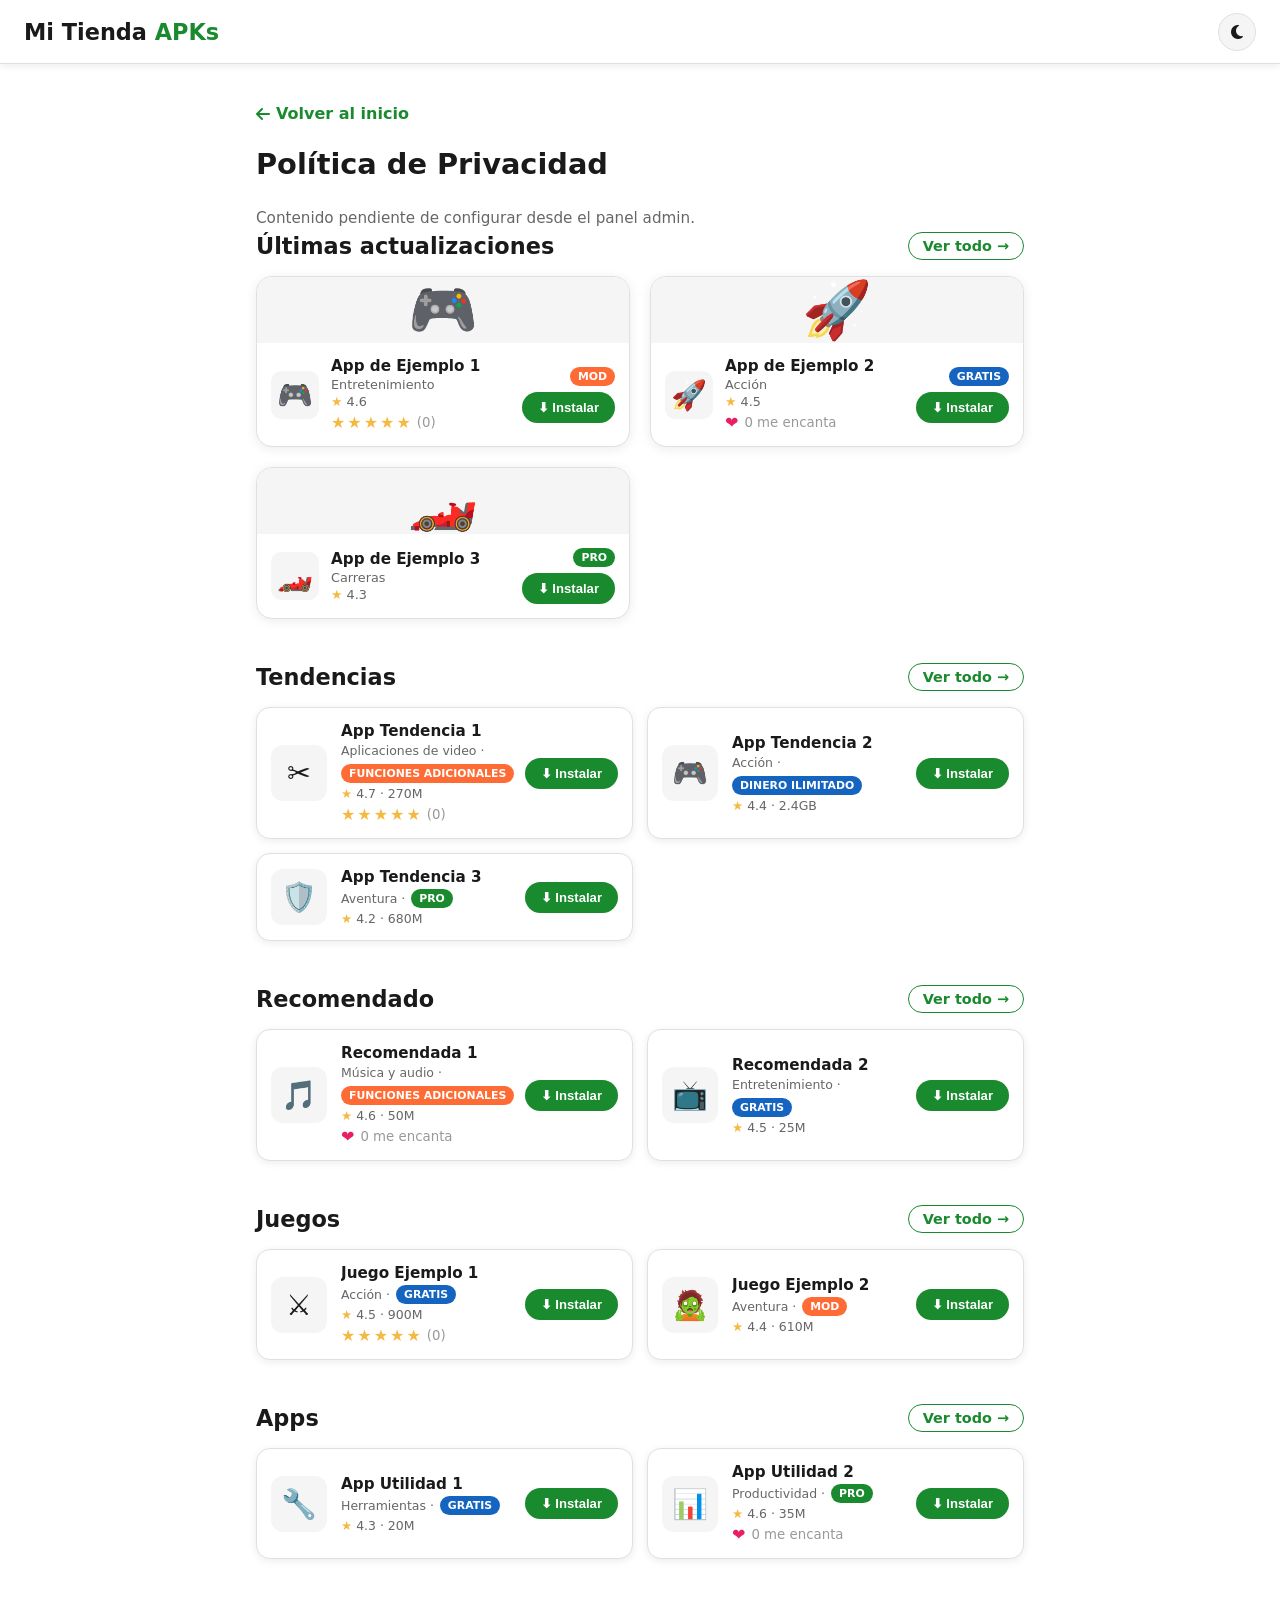
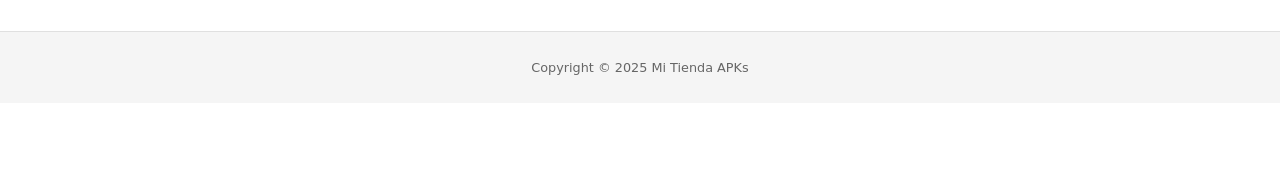
<file: cookies.html>
<!DOCTYPE html>
<html lang="es">
<head>
  <meta charset="UTF-8"/>
  <meta name="viewport" content="width=device-width, initial-scale=1.0"/>
  <title>COOKIES</title>
  <link rel="stylesheet" href="style.css"/>
  <link rel="stylesheet" href="https://cdnjs.cloudflare.com/ajax/libs/font-awesome/6.5.0/css/all.min.css"/>
</head>
<body>
  <header class="navbar">
    <div class="navbar-left">
      <span class="logo-text" id="site-name">Mi Tienda <span class="logo-accent">APKs</span></span>
    </div>
    <div class="navbar-right">
      <button class="btn-theme" onclick="toggleTheme()"><i class="fas fa-moon" id="theme-icon"></i></button>
    </div>
  </header>
  <main class="container" style="max-width:800px;padding-top:40px;">
    <a href="index.html" style="color:var(--primary);font-weight:600;display:inline-flex;align-items:center;gap:6px;margin-bottom:24px;text-decoration:none;">
      <i class="fas fa-arrow-left"></i> Volver al inicio
    </a>
    <h1 style="font-size:1.8rem;font-weight:800;margin-bottom:24px;color:var(--text)">Política de Privacidad</h1>
    <div id="legal-content" style="color:var(--text-secondary);line-height:1.8;font-size:0.95rem;white-space:pre-line;"></div>
  </main>
  <footer class="footer">
    <p class="footer-copy" id="footer-copy">Copyright © 2025 Mi Tienda APKs</p>
  </footer>
  <script src="app.js"></script>
  <script>
    document.addEventListener("DOMContentLoaded", () => {
      const data = JSON.parse(localStorage.getItem("tiendaData") || "{}");
      const content = document.getElementById("legal-content");
      content.textContent = data.legalCookies || "Contenido pendiente de configurar desde el panel admin.";
      const fc = document.getElementById("footer-copy");
      if (fc && data.footerCopy) fc.textContent = data.footerCopy;
    });
  </script>
</body>
</html>
</file>
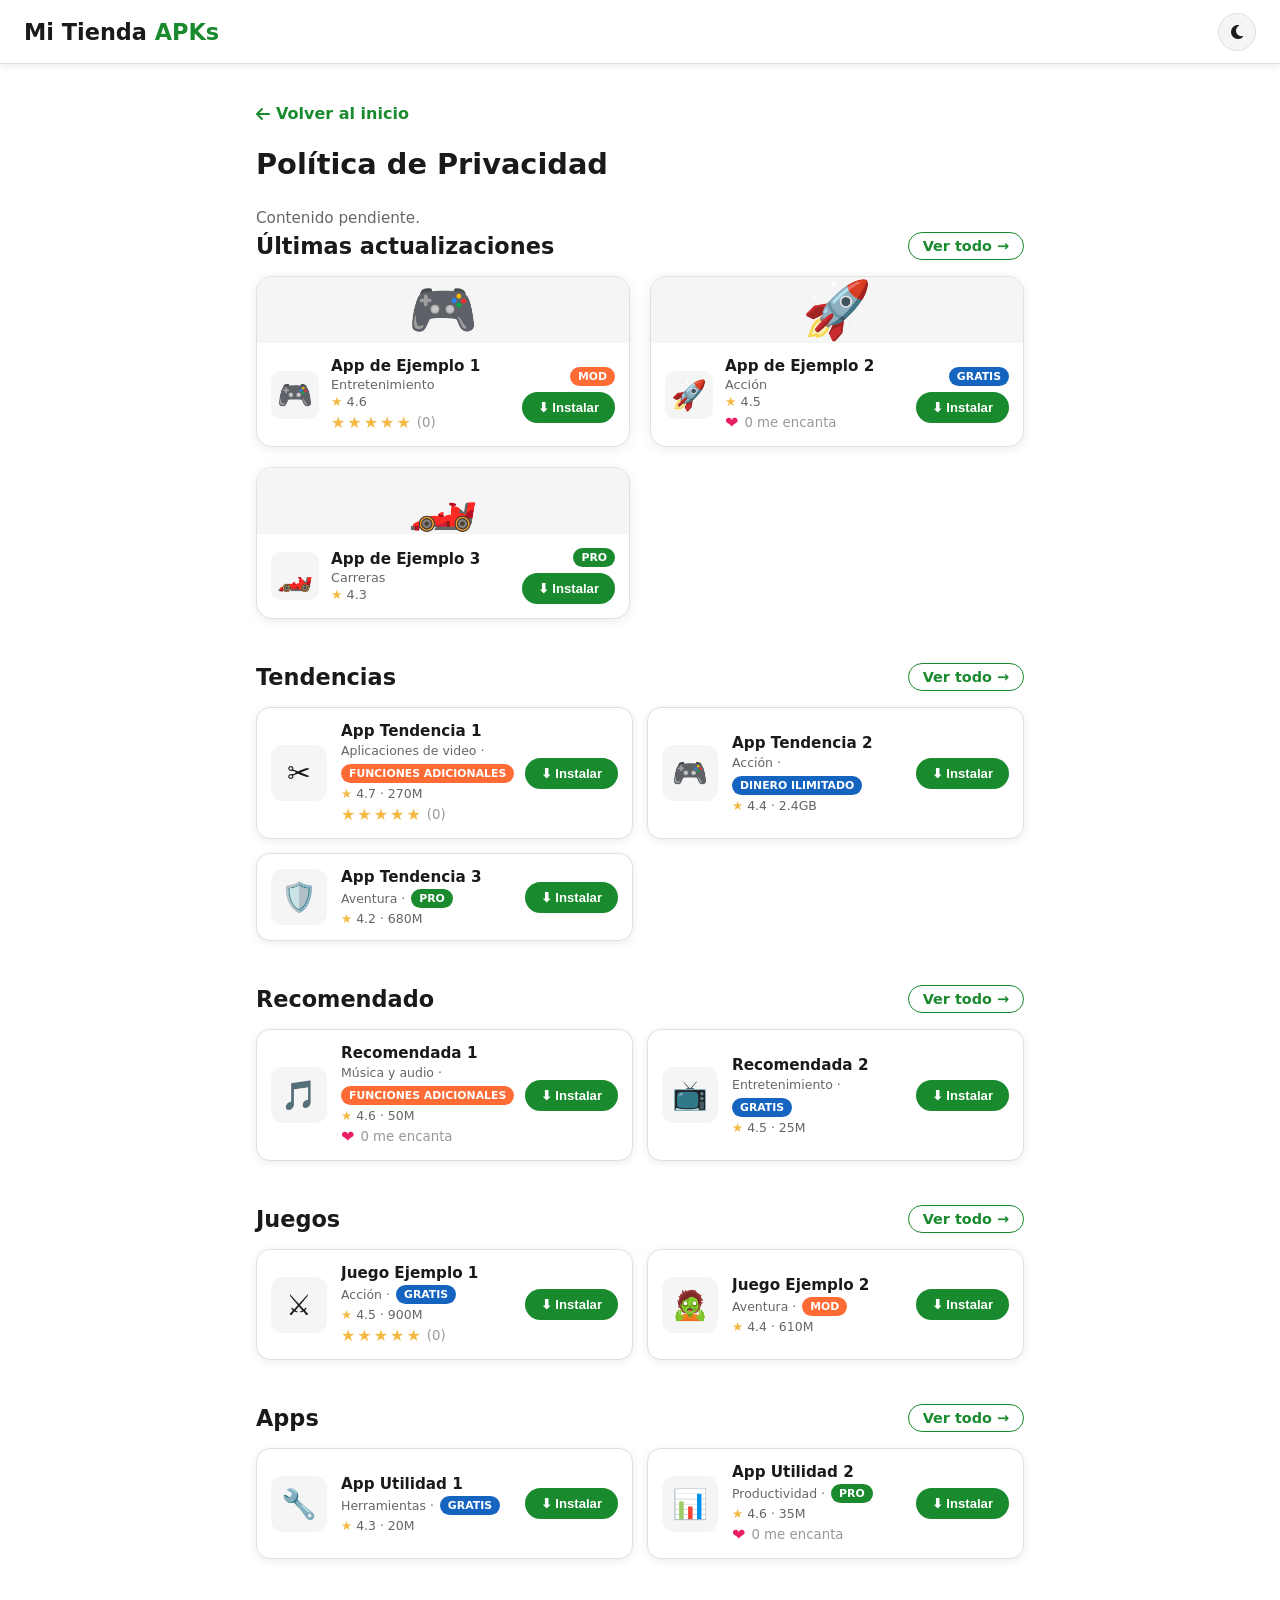
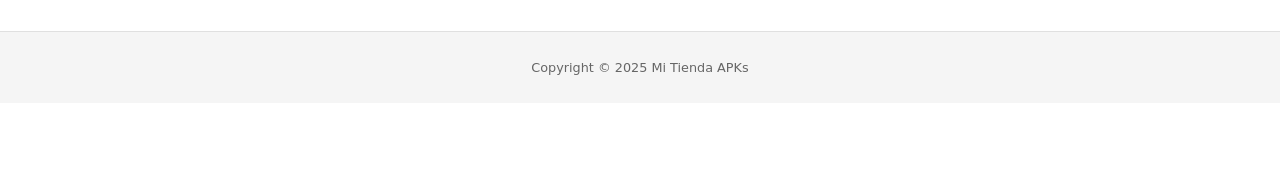
<file: dmca.html>
<!DOCTYPE html>
<html lang="es">
<head>
  <meta charset="UTF-8"/>
  <meta name="viewport" content="width=device-width, initial-scale=1.0"/>
  <title>DMCA</title>
  <link rel="stylesheet" href="style.css"/>
  <link rel="stylesheet" href="https://cdnjs.cloudflare.com/ajax/libs/font-awesome/6.5.0/css/all.min.css"/>
</head>
<body>
  <header class="navbar">
    <div class="navbar-left">
      <span class="logo-text" id="site-name">Mi Tienda <span class="logo-accent">APKs</span></span>
    </div>
    <div class="navbar-right">
      <button class="btn-theme" onclick="toggleTheme()"><i class="fas fa-moon" id="theme-icon"></i></button>
    </div>
  </header>
  <main class="container" style="max-width:800px;padding-top:40px;">
    <a href="index.html" style="color:var(--primary);font-weight:600;display:inline-flex;align-items:center;gap:6px;margin-bottom:24px;text-decoration:none;">
      <i class="fas fa-arrow-left"></i> Volver al inicio
    </a>
    <h1 style="font-size:1.8rem;font-weight:800;margin-bottom:24px;color:var(--text)">Política de Privacidad</h1>
    <div id="legal-content" style="color:var(--text-secondary);line-height:1.8;font-size:0.95rem;white-space:pre-line;"></div>
  </main>
  <footer class="footer">
    <p class="footer-copy" id="footer-copy">Copyright © 2025 Mi Tienda APKs</p>
  </footer>
  <script src="app.js"></script>
  <script>
    document.addEventListener("DOMContentLoaded", () => {
      const data = JSON.parse(localStorage.getItem("tiendaData") || "{}");
      const content = document.getElementById("legal-content");
      content.textContent = data.legalDmca || "Contenido pendiente.";
      const fc = document.getElementById("footer-copy");
      if (fc && data.footerCopy) fc.textContent = data.footerCopy;
    });
  </script>
</body>
</html>
</file>
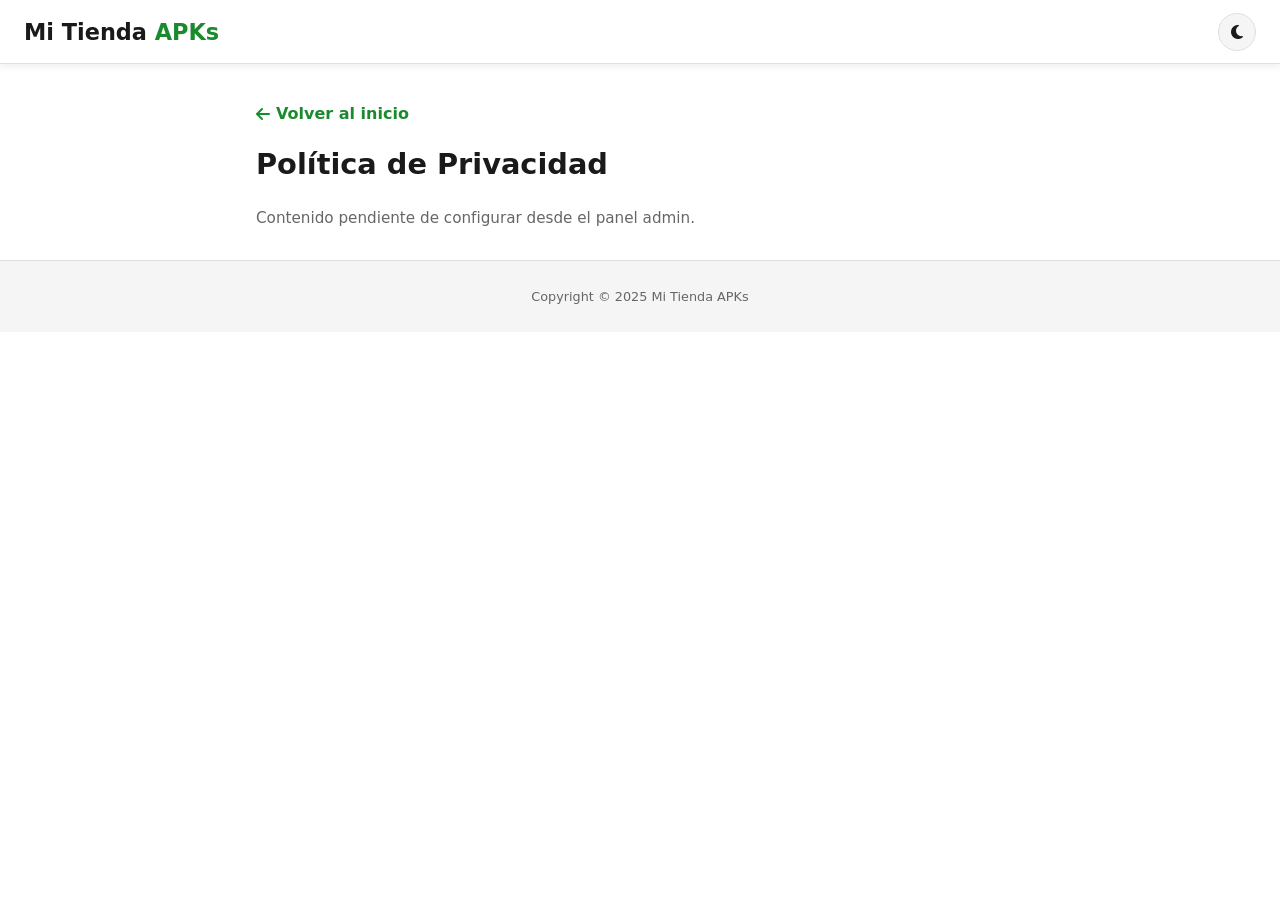
<file: privacidad.html>
<!DOCTYPE html>
<html lang="es">
<head>
  <meta charset="UTF-8"/>
  <meta name="viewport" content="width=device-width, initial-scale=1.0"/>
  <title>Política de Privacidad</title>
  <link rel="stylesheet" href="style.css"/>
  <link rel="stylesheet" href="https://cdnjs.cloudflare.com/ajax/libs/font-awesome/6.5.0/css/all.min.css"/>
</head>
<body>
  <header class="navbar">
    <div class="navbar-left">
      <span class="logo-text" id="site-name">Mi Tienda <span class="logo-accent">APKs</span></span>
    </div>
    <div class="navbar-right">
      <button class="btn-theme" onclick="toggleTheme()"><i class="fas fa-moon" id="theme-icon"></i></button>
    </div>
  </header>
  <main class="container" style="max-width:800px;padding-top:40px;">
    <a href="index.html" style="color:var(--primary);font-weight:600;display:inline-flex;align-items:center;gap:6px;margin-bottom:24px;text-decoration:none;">
      <i class="fas fa-arrow-left"></i> Volver al inicio
    </a>
    <h1 style="font-size:1.8rem;font-weight:800;margin-bottom:24px;color:var(--text)">Política de Privacidad</h1>
    <div id="legal-content" style="color:var(--text-secondary);line-height:1.8;font-size:0.95rem;white-space:pre-line;"></div>
  </main>
  <footer class="footer">
    <p class="footer-copy" id="footer-copy">Copyright © 2025 Mi Tienda APKs</p>
  </footer>
  
  <script>
  document.addEventListener("DOMContentLoaded", () => {
    const data = JSON.parse(localStorage.getItem("tiendaData") || "{}");
    const content = document.getElementById("legal-content");
    content.textContent = data.legalPrivacidad || "Contenido pendiente de configurar desde el panel admin.";
    const fc = document.getElementById("footer-copy");
    if (fc && data.footerCopy) fc.textContent = data.footerCopy;
    const nameEl = document.getElementById("site-name");
    if (nameEl && data.siteName) {
      const parts = data.siteName.split(" ");
      const last  = parts.pop();
      nameEl.innerHTML = parts.join(" ") + ' <span class="logo-accent">' + last + "</span>";
    }
    if (localStorage.getItem("theme") === "dark") {
      document.body.classList.add("dark-mode");
      const icon = document.getElementById("theme-icon");
      if (icon) icon.className = "fas fa-sun";
    }
  });
  function toggleTheme() {
    document.body.classList.toggle("dark-mode");
    const icon = document.getElementById("theme-icon");
    if (icon) icon.className = document.body.classList.contains("dark-mode") ? "fas fa-sun" : "fas fa-moon";
    localStorage.setItem("theme", document.body.classList.contains("dark-mode") ? "dark" : "light");
  }
</script>
</body>
</html>
</file>
<file: style.css>
/* ===========================
   VARIABLES BASE
=========================== */
:root {
  --primary: #1a8a2e;
  --primary-dark: #146e24;
  --primary-light: #e8f5e9;
  --accent: #34c759;
  --bg: #ffffff;
  --bg-secondary: #f5f5f5;
  --text: #1a1a1a;
  --text-secondary: #666666;
  --card-bg: #ffffff;
  --border: #e0e0e0;
  --navbar-bg: #ffffff;
  --footer-bg: #f5f5f5;
  --banner-bg: #1a8a2e;
  --banner-text: #ffffff;
  --shadow: rgba(0,0,0,0.08);
}

/* MODO OSCURO */
body.dark-mode {
  --bg: #121212;
  --bg-secondary: #1e1e1e;
  --text: #f0f0f0;
  --text-secondary: #aaaaaa;
  --card-bg: #1e1e1e;
  --border: #333333;
  --navbar-bg: #1a1a1a;
  --footer-bg: #1a1a1a;
  --shadow: rgba(0,0,0,0.3);
  --primary-light: #1a2e1a;
}

/* ===========================
   65 TEMAS DE COLOR
=========================== */
body.theme-green       { --primary:#1a8a2e; --primary-dark:#146e24; --accent:#34c759;   --banner-bg:#1a8a2e; --primary-light:#e8f5e9; }
body.theme-blue        { --primary:#1565c0; --primary-dark:#0d47a1; --accent:#42a5f5;   --banner-bg:#1565c0; --primary-light:#e3f2fd; }
body.theme-red         { --primary:#c62828; --primary-dark:#b71c1c; --accent:#ef5350;   --banner-bg:#c62828; --primary-light:#ffebee; }
body.theme-purple      { --primary:#6a1b9a; --primary-dark:#4a148c; --accent:#ab47bc;   --banner-bg:#6a1b9a; --primary-light:#f3e5f5; }
body.theme-orange      { --primary:#e65100; --primary-dark:#bf360c; --accent:#ffa726;   --banner-bg:#e65100; --primary-light:#fff3e0; }
body.theme-teal        { --primary:#00695c; --primary-dark:#004d40; --accent:#26a69a;   --banner-bg:#00695c; --primary-light:#e0f2f1; }
body.theme-pink        { --primary:#ad1457; --primary-dark:#880e4f; --accent:#f06292;   --banner-bg:#ad1457; --primary-light:#fce4ec; }
body.theme-yellow      { --primary:#f9a825; --primary-dark:#f57f17; --accent:#ffee58;   --banner-bg:#f9a825; --primary-light:#fffde7; }
body.theme-indigo      { --primary:#283593; --primary-dark:#1a237e; --accent:#5c6bc0;   --banner-bg:#283593; --primary-light:#e8eaf6; }
body.theme-cyan        { --primary:#00838f; --primary-dark:#006064; --accent:#26c6da;   --banner-bg:#00838f; --primary-light:#e0f7fa; }
body.theme-lime        { --primary:#558b2f; --primary-dark:#33691e; --accent:#aed581;   --banner-bg:#558b2f; --primary-light:#f1f8e9; }
body.theme-brown       { --primary:#4e342e; --primary-dark:#3e2723; --accent:#a1887f;   --banner-bg:#4e342e; --primary-light:#efebe9; }
body.theme-gray        { --primary:#424242; --primary-dark:#212121; --accent:#9e9e9e;   --banner-bg:#424242; --primary-light:#f5f5f5; }
body.theme-amber       { --primary:#ff6f00; --primary-dark:#e65100; --accent:#ffca28;   --banner-bg:#ff6f00; --primary-light:#fff8e1; }
body.theme-navy        { --primary:#0a1628; --primary-dark:#060e1a; --accent:#1565c0;   --banner-bg:#0a1628; --primary-light:#e3f2fd; }
body.theme-crimson     { --primary:#b71c1c; --primary-dark:#7f0000; --accent:#e53935;   --banner-bg:#b71c1c; --primary-light:#ffebee; }
body.theme-emerald     { --primary:#00695c; --primary-dark:#004d40; --accent:#26a69a;   --banner-bg:#00695c; --primary-light:#e0f2f1; }
body.theme-violet      { --primary:#4527a0; --primary-dark:#311b92; --accent:#7c4dff;   --banner-bg:#4527a0; --primary-light:#ede7f6; }
body.theme-rose        { --primary:#c2185b; --primary-dark:#880e4f; --accent:#f06292;   --banner-bg:#c2185b; --primary-light:#fce4ec; }
body.theme-sky         { --primary:#0277bd; --primary-dark:#01579b; --accent:#29b6f6;   --banner-bg:#0277bd; --primary-light:#e1f5fe; }
body.theme-forest      { --primary:#2e7d32; --primary-dark:#1b5e20; --accent:#66bb6a;   --banner-bg:#2e7d32; --primary-light:#e8f5e9; }
body.theme-gold        { --primary:#f57f17; --primary-dark:#e65100; --accent:#ffca28;   --banner-bg:#f57f17; --primary-light:#fff8e1; }
body.theme-slate       { --primary:#37474f; --primary-dark:#263238; --accent:#78909c;   --banner-bg:#37474f; --primary-light:#eceff1; }
body.theme-coral       { --primary:#d84315; --primary-dark:#bf360c; --accent:#ff7043;   --banner-bg:#d84315; --primary-light:#fbe9e7; }
body.theme-mint        { --primary:#00897b; --primary-dark:#00695c; --accent:#26c6da;   --banner-bg:#00897b; --primary-light:#e0f2f1; }
body.theme-lavender    { --primary:#7b1fa2; --primary-dark:#6a1b9a; --accent:#ba68c8;   --banner-bg:#7b1fa2; --primary-light:#f3e5f5; }
body.theme-ruby        { --primary:#c62828; --primary-dark:#b71c1c; --accent:#e57373;   --banner-bg:#c62828; --primary-light:#ffebee; }
body.theme-ocean       { --primary:#01579b; --primary-dark:#003c8f; --accent:#29b6f6;   --banner-bg:#01579b; --primary-light:#e1f5fe; }
body.theme-sage        { --primary:#558b2f; --primary-dark:#33691e; --accent:#9ccc65;   --banner-bg:#558b2f; --primary-light:#f1f8e9; }
body.theme-bronze      { --primary:#6d4c41; --primary-dark:#4e342e; --accent:#a1887f;   --banner-bg:#6d4c41; --primary-light:#efebe9; }
body.theme-midnight    { --primary:#1a237e; --primary-dark:#0d1642; --accent:#3f51b5;   --banner-bg:#1a237e; --primary-light:#e8eaf6; }
body.theme-sunset      { --primary:#bf360c; --primary-dark:#870000; --accent:#ff7043;   --banner-bg:#bf360c; --primary-light:#fbe9e7; }
body.theme-arctic      { --primary:#006064; --primary-dark:#00363a; --accent:#00bcd4;   --banner-bg:#006064; --primary-light:#e0f7fa; }
body.theme-magenta     { --primary:#880e4f; --primary-dark:#560027; --accent:#f48fb1;   --banner-bg:#880e4f; --primary-light:#fce4ec; }
body.theme-olive       { --primary:#827717; --primary-dark:#524c00; --accent:#cddc39;   --banner-bg:#827717; --primary-light:#f9fbe7; }
body.theme-sapphire    { --primary:#0d47a1; --primary-dark:#002171; --accent:#42a5f5;   --banner-bg:#0d47a1; --primary-light:#e3f2fd; }
body.theme-turquoise   { --primary:#00796b; --primary-dark:#004c40; --accent:#26c6da;   --banner-bg:#00796b; --primary-light:#e0f2f1; }
body.theme-maroon      { --primary:#4a148c; --primary-dark:#12005e; --accent:#9c27b0;   --banner-bg:#4a148c; --primary-light:#f3e5f5; }
body.theme-copper      { --primary:#bf360c; --primary-dark:#870000; --accent:#ff8a65;   --banner-bg:#bf360c; --primary-light:#fbe9e7; }
body.theme-cobalt      { --primary:#1565c0; --primary-dark:#003c8f; --accent:#5c6bc0;   --banner-bg:#1565c0; --primary-light:#e8eaf6; }
body.theme-plum        { --primary:#6a1b9a; --primary-dark:#38006b; --accent:#ce93d8;   --banner-bg:#6a1b9a; --primary-light:#f3e5f5; }
body.theme-pine        { --primary:#1b5e20; --primary-dark:#003300; --accent:#4caf50;   --banner-bg:#1b5e20; --primary-light:#e8f5e9; }
body.theme-cherry      { --primary:#ad1457; --primary-dark:#78002e; --accent:#f48fb1;   --banner-bg:#ad1457; --primary-light:#fce4ec; }
body.theme-steel       { --primary:#546e7a; --primary-dark:#29434e; --accent:#90a4ae;   --banner-bg:#546e7a; --primary-light:#eceff1; }
body.theme-sand        { --primary:#8d6e63; --primary-dark:#5f4339; --accent:#bcaaa4;   --banner-bg:#8d6e63; --primary-light:#efebe9; }
body.theme-neon-green  { --primary:#00c853; --primary-dark:#009624; --accent:#69f0ae;   --banner-bg:#00c853; --primary-light:#e8f5e9; }
body.theme-neon-blue   { --primary:#2979ff; --primary-dark:#004ecb; --accent:#82b1ff;   --banner-bg:#2979ff; --primary-light:#e3f2fd; }
body.theme-neon-pink   { --primary:#f50057; --primary-dark:#bb002f; --accent:#ff5983;   --banner-bg:#f50057; --primary-light:#fce4ec; }
body.theme-neon-orange { --primary:#ff6d00; --primary-dark:#c43c00; --accent:#ff9e40;   --banner-bg:#ff6d00; --primary-light:#fff3e0; }
body.theme-neon-purple { --primary:#d500f9; --primary-dark:#9e00c5; --accent:#ea80fc;   --banner-bg:#d500f9; --primary-light:#f3e5f5; }
body.theme-dark-green  { --primary:#194d19; --primary-dark:#002200; --accent:#388e3c;   --banner-bg:#194d19; --primary-light:#e8f5e9; }
body.theme-dark-blue   { --primary:#0a237e; --primary-dark:#00004e; --accent:#1565c0;   --banner-bg:#0a237e; --primary-light:#e3f2fd; }
body.theme-dark-red    { --primary:#7f0000; --primary-dark:#4a0000; --accent:#c62828;   --banner-bg:#7f0000; --primary-light:#ffebee; }
body.theme-dark-purple { --primary:#4a0072; --primary-dark:#1a0045; --accent:#7b1fa2;   --banner-bg:#4a0072; --primary-light:#f3e5f5; }
body.theme-dark-teal   { --primary:#004d40; --primary-dark:#00201a; --accent:#00695c;   --banner-bg:#004d40; --primary-light:#e0f2f1; }
body.theme-pastel-blue { --primary:#5c85d6; --primary-dark:#2a5aa8; --accent:#90b4f0;   --banner-bg:#5c85d6; --primary-light:#e3f2fd; }
body.theme-pastel-pink { --primary:#c2688a; --primary-dark:#8e3860; --accent:#e8a0b8;   --banner-bg:#c2688a; --primary-light:#fce4ec; }
body.theme-pastel-green{ --primary:#5a9e6f; --primary-dark:#2a7045; --accent:#8dc4a0;   --banner-bg:#5a9e6f; --primary-light:#e8f5e9; }
body.theme-pastel-purple{--primary:#8e6ab5; --primary-dark:#5e3d85; --accent:#b89cd8;   --banner-bg:#8e6ab5; --primary-light:#f3e5f5; }
body.theme-pastel-orange{--primary:#d4845a; --primary-dark:#a0562e; --accent:#f0b090;   --banner-bg:#d4845a; --primary-light:#fff3e0; }
body.theme-black       { --primary:#1a1a1a; --primary-dark:#000000; --accent:#444444;   --banner-bg:#1a1a1a; --primary-light:#f5f5f5; }
body.theme-charcoal    { --primary:#2d2d2d; --primary-dark:#111111; --accent:#555555;   --banner-bg:#2d2d2d; --primary-light:#f5f5f5; }
body.theme-warm-gray   { --primary:#5d5045; --primary-dark:#332a20; --accent:#8d7b6e;   --banner-bg:#5d5045; --primary-light:#efebe9; }
body.theme-cool-gray   { --primary:#3d4f5c; --primary-dark:#1a2a35; --accent:#607d8b;   --banner-bg:#3d4f5c; --primary-light:#eceff1; }
body.theme-silver      { --primary:#607d8b; --primary-dark:#34515e; --accent:#90a4ae;   --banner-bg:#607d8b; --primary-light:#eceff1; }

/* ===========================
   RESET Y BASE
=========================== */
* { margin:0; padding:0; box-sizing:border-box; }

body {
  font-family:'Segoe UI', system-ui, sans-serif;
  background:var(--bg);
  color:var(--text);
  transition:background 0.3s, color 0.3s;
  padding-bottom:80px;
}

a { text-decoration:none; color:inherit; }
img { max-width:100%; }

/* ===========================
   NAVBAR
=========================== */
.navbar {
  display:flex; align-items:center; justify-content:space-between;
  padding:0 24px; height:64px; background:var(--navbar-bg);
  border-bottom:1px solid var(--border); position:sticky; top:0;
  z-index:100; box-shadow:0 2px 8px var(--shadow);
}

.navbar-left { display:flex; align-items:center; gap:10px; min-width:160px; }

.logo-text { font-size:1.4rem; font-weight:800; color:var(--text); white-space:nowrap; }
.logo-accent { color:var(--primary); }

.navbar-center { display:flex; gap:24px; }
.navbar-center a {
  color:var(--text-secondary); font-weight:500; font-size:0.95rem;
  display:flex; align-items:center; gap:6px; transition:color 0.2s; white-space:nowrap;
}
.navbar-center a:hover { color:var(--primary); }

.navbar-right { display:flex; gap:10px; align-items:center; }

.btn-search, .btn-theme {
  background:var(--bg-secondary); border:1px solid var(--border);
  border-radius:50%; width:38px; height:38px; cursor:pointer;
  color:var(--text); font-size:1rem; transition:all 0.2s;
  display:flex; align-items:center; justify-content:center;
}
.btn-search:hover, .btn-theme:hover { background:var(--primary-light); color:var(--primary); }

/* ===========================
   BÚSQUEDA
=========================== */
.search-bar { display:none; padding:12px 24px; background:var(--bg-secondary); border-bottom:1px solid var(--border); }
.search-bar.active { display:block; }
.search-bar input {
  width:100%; padding:10px 16px; border-radius:24px; border:1px solid var(--border);
  background:var(--card-bg); color:var(--text); font-size:1rem; outline:none; transition:border 0.2s;
}
.search-bar input:focus { border-color:var(--primary); }

/* ===========================
   BANNER TEXTO
=========================== */
.banner {
  background:var(--banner-bg); color:var(--banner-text);
  text-align:center; padding:12px 24px; font-size:0.95rem; font-weight:500;
}

/* ===========================
   CARRUSEL
=========================== */
#carrusel-wrapper { position:relative; overflow:hidden; background:#000; line-height:0; }
#carrusel-track { display:flex; transition:transform 0.5s ease; }
.carrusel-slide { min-width:100%; position:relative; }
.carrusel-slide img { width:100%; height:250px; object-fit:cover; display:block; cursor:pointer; }
.carrusel-dot {
  width:8px; height:8px; border-radius:50%;
  background:rgba(255,255,255,0.5); cursor:pointer;
  transition:background 0.2s, transform 0.2s;
}
.carrusel-dot.active { background:white; transform:scale(1.3); }

/* ===========================
   CONTENEDOR
=========================== */
.container { max-width:1200px; margin:0 auto; padding:28px 16px; }
.section { margin-bottom:44px; }
.section-header { display:flex; justify-content:space-between; align-items:center; margin-bottom:16px; }
.section-title { font-size:1.4rem; font-weight:800; color:var(--text); margin-bottom:16px; }
.section-header .section-title { margin-bottom:0; }

.ver-todo {
  color:var(--primary); font-weight:600; font-size:0.9rem;
  border:1px solid var(--primary); padding:5px 14px; border-radius:20px;
  transition:all 0.2s; white-space:nowrap;
}
.ver-todo:hover { background:var(--primary); color:white; }

/* ===========================
   CARDS GRANDES
=========================== */
.cards-grid { display:grid; grid-template-columns:repeat(auto-fill,minmax(300px,1fr)); gap:20px; }

.card {
  background:var(--card-bg); border-radius:16px; overflow:hidden;
  box-shadow:0 2px 12px var(--shadow); transition:transform 0.2s, box-shadow 0.2s;
  cursor:pointer; border:1px solid var(--border);
}
.card:hover { transform:translateY(-4px); box-shadow:0 8px 24px var(--shadow); }

.card-image {
  width:100%; background:var(--bg-secondary);
  display:flex; align-items:center; justify-content:center; font-size:3.5rem; overflow:hidden;
}
.card-image img { width:100%; height:100%; object-fit:cover; }

.card-info { display:flex; align-items:center; gap:12px; padding:14px; }
.card-icon { width:48px; height:48px; border-radius:10px; background:var(--bg-secondary); flex-shrink:0; overflow:hidden; }
.card-details { flex:1; min-width:0; }
.card-name { font-weight:700; font-size:0.95rem; color:var(--text); white-space:nowrap; overflow:hidden; text-overflow:ellipsis; }
.card-category { font-size:0.8rem; color:var(--text-secondary); margin-top:2px; }
.card-rating { font-size:0.8rem; color:var(--text-secondary); margin-top:2px; }
.card-rating span { color:#f4b942; }

/* ===========================
   GALERÍA DE IMÁGENES (web)
=========================== */
.app-gallery {
  display:flex; gap:8px; overflow-x:auto; padding:12px 14px;
  background:var(--bg-secondary); border-top:1px solid var(--border);
  scrollbar-width:thin; scrollbar-color:var(--border) transparent;
}
.app-gallery img {
  height:120px; border-radius:8px; object-fit:cover;
  flex-shrink:0; cursor:pointer; transition:transform 0.2s;
  border:2px solid transparent;
}
.app-gallery img:hover { transform:scale(1.03); border-color:var(--primary); }

/* ===========================
   TAGS
=========================== */
.tag { font-size:0.68rem; font-weight:700; padding:3px 8px; border-radius:10px; text-transform:uppercase; display:inline-block; white-space:nowrap; }
.tag-mod     { background:#ff6b35; color:white; }
.tag-pro     { background:#1a8a2e; color:white; }
.tag-free    { background:#1565c0; color:white; }
.tag-premium { background:#6a1b9a; color:white; }

/* ===========================
   BOTÓN INSTALAR
=========================== */
.btn-instalar {
  background:var(--primary); color:white; border:none; border-radius:20px;
  padding:8px 16px; font-weight:700; cursor:pointer; font-size:0.82rem;
  transition:background 0.2s, transform 0.1s; white-space:nowrap;
  display:inline-flex; align-items:center; gap:4px;
}
.btn-instalar:hover { background:var(--primary-dark); transform:scale(1.03); }

/* ===========================
   LISTA GRID
=========================== */
.list-grid { display:grid; grid-template-columns:repeat(auto-fill,minmax(320px,1fr)); gap:14px; }

.list-item {
  display:flex; align-items:center; gap:14px; background:var(--card-bg);
  border-radius:14px; padding:14px; box-shadow:0 2px 8px var(--shadow);
  cursor:pointer; transition:transform 0.2s, box-shadow 0.2s; border:1px solid var(--border);
}
.list-item:hover { transform:translateY(-2px); box-shadow:0 6px 18px var(--shadow); }

.list-icon {
  width:56px; height:56px; border-radius:12px; background:var(--bg-secondary);
  flex-shrink:0; display:flex; align-items:center; justify-content:center; font-size:1.8rem; overflow:hidden;
}
.list-details { flex:1; min-width:0; }
.list-name { font-weight:700; font-size:0.95rem; color:var(--text); white-space:nowrap; overflow:hidden; text-overflow:ellipsis; }
.list-meta { font-size:0.78rem; color:var(--text-secondary); margin-top:3px; display:flex; align-items:center; gap:6px; flex-wrap:wrap; }
.list-rating { font-size:0.78rem; color:var(--text-secondary); margin-top:3px; }
.list-rating span { color:#f4b942; }

/* ===========================
   VALORACIÓN
=========================== */
.user-rating { display:flex; align-items:center; gap:2px; margin-top:4px; flex-wrap:wrap; }
.user-rating span { transition:transform 0.1s; }
.user-rating span:hover { transform:scale(1.2); }

/* ===========================
   BLOG
=========================== */
.blog-grid { display:grid; grid-template-columns:repeat(auto-fill,minmax(260px,1fr)); gap:20px; }

.blog-card {
  background:var(--card-bg); border-radius:14px; overflow:hidden;
  box-shadow:0 2px 12px var(--shadow); cursor:pointer;
  transition:transform 0.2s, box-shadow 0.2s; border:1px solid var(--border);
}
.blog-card:hover { transform:translateY(-4px); box-shadow:0 8px 24px var(--shadow); }

.blog-image {
  width:100%; height:150px; background:var(--bg-secondary);
  display:flex; align-items:center; justify-content:center; font-size:2.5rem; overflow:hidden;
}
.blog-image img { width:100%; height:100%; object-fit:cover; }
.blog-info { padding:14px; }
.blog-meta { font-size:0.75rem; color:var(--text-secondary); margin-bottom:6px; }
.blog-title { font-weight:700; font-size:0.95rem; color:var(--text); line-height:1.4; }

/* ===========================
   REDES SOCIALES
=========================== */
.red-social-btn {
  display:inline-flex; align-items:center; gap:8px; padding:10px 20px;
  border-radius:24px; background:var(--primary); color:white;
  font-weight:600; font-size:0.9rem; text-decoration:none; transition:opacity 0.2s, transform 0.2s;
}
.red-social-btn:hover { opacity:0.88; transform:translateY(-2px); }
.red-social-btn i { font-size:1.1rem; }

/* ===========================
   BANNER COMUNIDAD
=========================== */
.community-banner {
  border-radius:18px; padding:36px; margin:32px 0; color:white;
  position:relative; overflow:hidden;
  background:var(--primary);
}
.community-banner:has(.community-banner-bg[style*="url"]) {
  background:transparent;
}

.community-banner-bg {
  position:absolute; inset:0; background-size:cover; background-position:center;
  opacity:1; border-radius:18px;
}

.community-banner-glass {
  position:absolute; inset:0;
  border-radius:18px;
}

.community-text { position:relative; z-index:2; }

.community-text h3 { font-size:1.5rem; font-weight:800; margin-bottom:8px; }
.community-text p  { font-size:0.95rem; opacity:0.92; margin-bottom:18px; }

.btn-community {
  background:white; color:var(--primary); padding:10px 26px; border-radius:24px;
  font-weight:700; display:inline-block; transition:opacity 0.2s, transform 0.2s;
  backdrop-filter:blur(4px);
}
.btn-community:hover { opacity:0.9; transform:translateY(-2px); }

/* ===========================
   CONTACTO
=========================== */
#contacto input,
#contacto textarea {
  padding:12px 16px; border:1px solid var(--border); border-radius:10px;
  background:var(--card-bg); color:var(--text); font-size:0.95rem;
  outline:none; transition:border 0.2s; font-family:inherit;
  width:100%; max-width:500px;
}
#contacto input:focus,
#contacto textarea:focus { border-color:var(--primary); }

/* ===========================
   FOOTER
=========================== */
.footer { background:var(--footer-bg); border-top:1px solid var(--border); padding:28px 16px; text-align:center; }
.footer-links { display:flex; justify-content:center; gap:24px; flex-wrap:wrap; margin-bottom:12px; }
.footer-links a { color:var(--text-secondary); font-size:0.85rem; transition:color 0.2s; }
.footer-links a:hover { color:var(--primary); }
.footer-copy { font-size:0.8rem; color:var(--text-secondary); }

/* ===========================
   NAVBAR MÓVIL
=========================== */
.mobile-nav {
  display:none; position:fixed; bottom:0; left:0; right:0;
  background:var(--navbar-bg); border-top:1px solid var(--border);
  padding:6px 0; z-index:200; justify-content:space-around;
  box-shadow:0 -2px 12px var(--shadow);
}
.mobile-nav a {
  display:flex; flex-direction:column; align-items:center; gap:3px;
  color:var(--text-secondary); font-size:0.65rem; transition:color 0.2s; padding:4px 8px;
}
.mobile-nav a i { font-size:1.2rem; }
.mobile-nav a:hover, .mobile-nav a.active { color:var(--primary); }

/* ===========================
   RESPONSIVE
=========================== */
@media (max-width:900px) {
  .navbar-center { display:none; }
  .mobile-nav    { display:flex; }
}

@media (max-width:600px) {
  .cards-grid { grid-template-columns:1fr; }
  .list-grid  { grid-template-columns:1fr; }
  .blog-grid  { grid-template-columns:1fr 1fr; }
  .container  { padding:16px 12px; }
  .navbar     { padding:0 14px; }
  .logo-text  { font-size:1.2rem; }
  .community-banner { padding:24px 18px; }
}

@media (max-width:400px) {
  .blog-grid { grid-template-columns:1fr; }
}

.tag-new       { background:#00897b; color:white; }
.tag-update    { background:#1565c0; color:white; }
.tag-hot       { background:#e65100; color:white; }
.tag-exclusive { background:#4a148c; color:white; }
.tag-custom    { background:#37474f; color:white; }

.footer-copy {
  font-size:0.8rem;
  color:var(--text-secondary);
  text-align:center;
  width:100%;
}

#app-detail-modal > div::-webkit-scrollbar { display:none; }
#app-detail-modal > div { scrollbar-width:none; -ms-overflow-style:none; }

/* SUBMENÚS NAVBAR */
.navbar-center a { position:relative; }
.submenu {
  display:none; position:absolute; top:100%; left:0;
  background:var(--navbar-bg); border-radius:10px;
  box-shadow:0 8px 24px rgba(0,0,0,0.15); min-width:180px;
  z-index:200; padding:8px 0; margin-top:8px;
  border:1px solid var(--border);
}
.submenu a {
  display:flex; align-items:center; gap:8px;
  padding:10px 16px; color:var(--text); text-decoration:none;
  font-size:0.85rem; transition:background 0.2s;
}
.submenu a:hover { background:var(--primary-light); color:var(--primary); }
.navbar-center a:hover .submenu { display:block; }
.has-submenu > i.arrow { font-size:0.7rem; margin-left:4px; }
</file>
